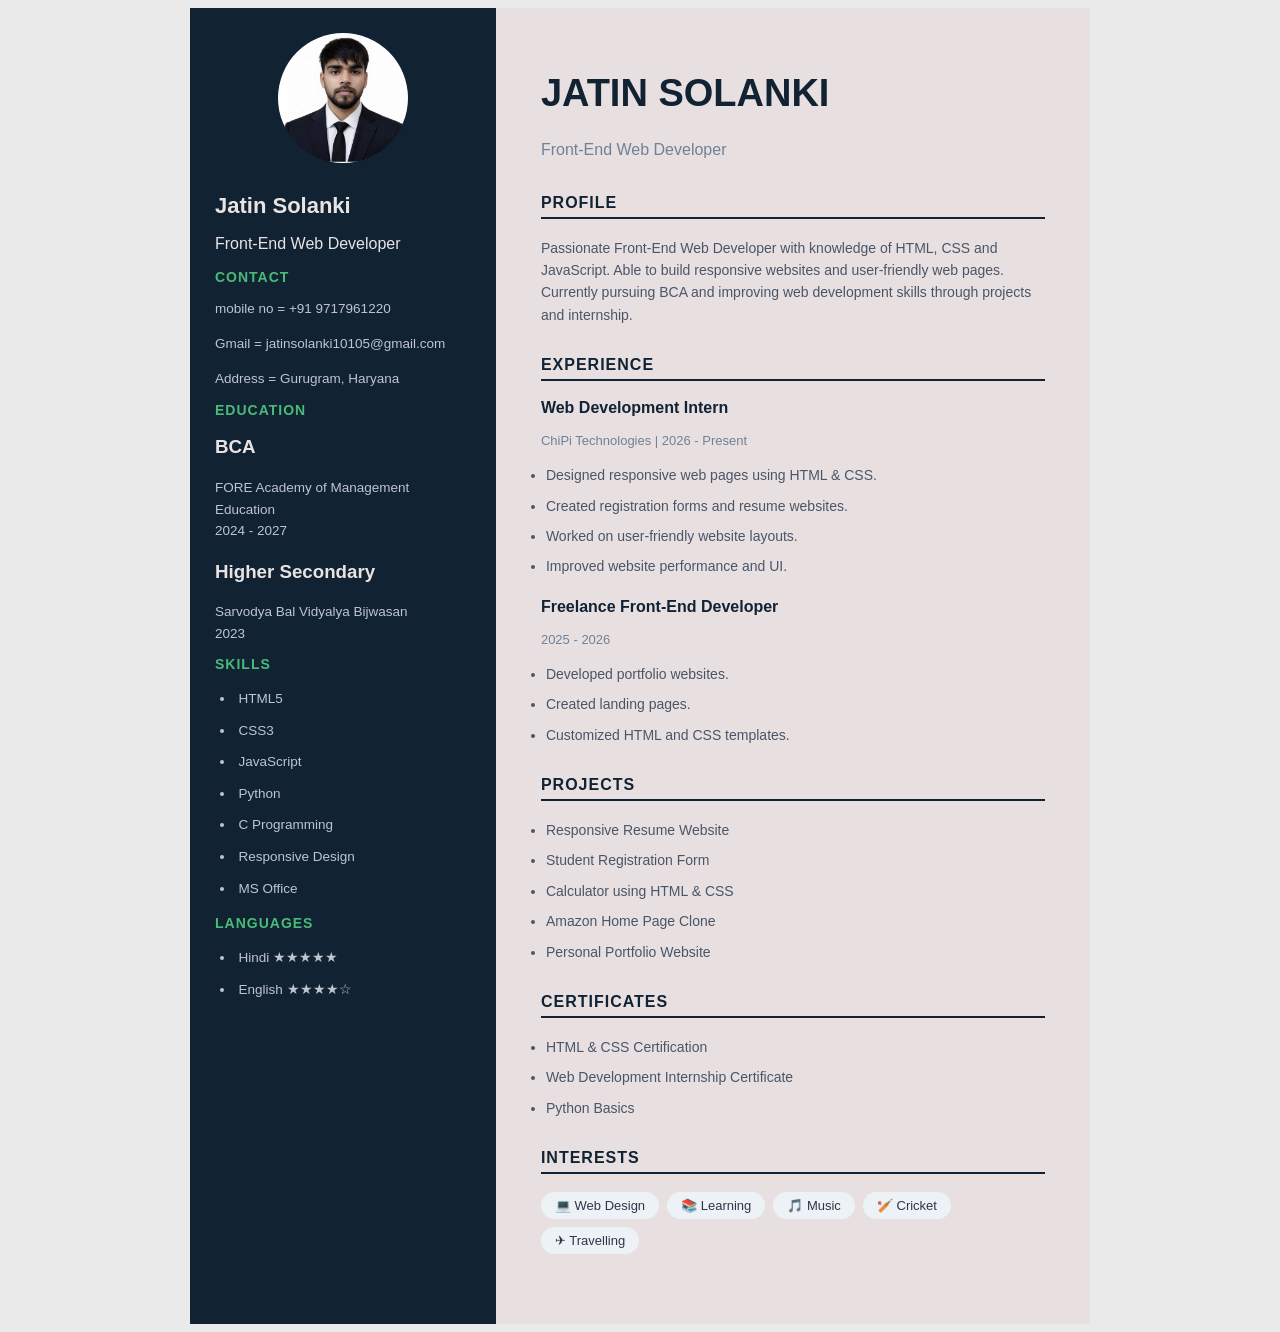
<file: index.html>
<!DOCTYPE html>
<html lang="en">
  <head>
    <meta charset="UTF-8" />
    <meta name="viewport" content="width=device-width, initial-scale=1.0" />
    <title>Jatin Solanki Resume</title>
    <link rel="stylesheet" href="style.css" />
  </head>

  <body>
    <div class="resume">
      <div class="left">
        <div class="profile">
          <img src="image.png" alt="Profile" />
        </div>
        
        <h1>Jatin Solanki</h1>
        <p class="role">Front-End Web Developer</p>

        <div class="contact">
          <h2>CONTACT</h2>
          <p> mobile no = +91 9717961220</p>
          <p> Gmail = jatinsolanki10105@gmail.com</p>
          <p> Address = Gurugram, Haryana</p>
        </div>

        <div class="section">
          <h2>EDUCATION</h2>
          <h3>BCA</h3>
          <p>
            FORE Academy of Management Education<br />
            2024 - 2027
          </p>

          <h3>Higher Secondary</h3>
          <p>
            Sarvodya Bal Vidyalya Bijwasan<br />
            2023
          </p>
        </div>

        <div class="section">
          <h2>SKILLS</h2>
          <ul>
            <li>HTML5</li>
            <li>CSS3</li>
            <li>JavaScript</li>
            <li>Python</li>
            <li>C Programming</li>
            <li>Responsive Design</li>
            <li>MS Office</li>
          </ul>
        </div>

        <div class="section">
          <h2>LANGUAGES</h2>
          <ul>
            <li>Hindi ★★★★★</li>
            <li>English ★★★★☆</li>
          </ul>
        </div>
      </div>

      <div class="right">
        <h1 class="heading">JATIN SOLANKI</h1>
        <h3 class="jobtitle">Front-End Web Developer</h3>

        <div class="box">
          <h2>PROFILE</h2>
          <p>
            Passionate Front-End Web Developer with knowledge of HTML, CSS and
            JavaScript. Able to build responsive websites and user-friendly web
            pages. Currently pursuing BCA and improving web development skills
            through projects and internship.
          </p>
        </div>

        <div class="box">
          <h2>EXPERIENCE</h2>
          
          <div class="experience">
            <h3>Web Development Intern</h3>
            <h4>ChiPi Technologies | 2026 - Present</h4>
            <ul>
              <li>Designed responsive web pages using HTML & CSS.</li>
              <li>Created registration forms and resume websites.</li>
              <li>Worked on user-friendly website layouts.</li>
              <li>Improved website performance and UI.</li>
            </ul>
          </div>

          <div class="experience">
            <h3>Freelance Front-End Developer</h3>
            <h4>2025 - 2026</h4>
            <ul>
              <li>Developed portfolio websites.</li>
              <li>Created landing pages.</li>
              <li>Customized HTML and CSS templates.</li>
            </ul>
          </div>
        </div>

        <div class="box">
          <h2>PROJECTS</h2>
          <ul>
            <li>Responsive Resume Website</li>
            <li>Student Registration Form</li>
            <li>Calculator using HTML & CSS</li>
            <li>Amazon Home Page Clone</li>
            <li>Personal Portfolio Website</li>
          </ul>
        </div>

        <div class="box">
          <h2>CERTIFICATES</h2>
          <ul>
            <li>HTML & CSS Certification</li>
            <li>Web Development Internship Certificate</li>
            <li>Python Basics</li>
          </ul>
        </div>

        <div class="box">
          <h2>INTERESTS</h2>
          <div class="interest">
            <span>💻 Web Design</span>
            <span>📚 Learning</span>
            <span>🎵 Music</span>
            <span>🏏 Cricket</span>
            <span>✈ Travelling</span>
          </div>
        </div>
      </div>
    </div>
  </body>
</html>
</file>
<file: style.css>
/* 1. GENERAL RESET (Pure Page ke Liye) */
* {
    
    box-sizing: border-box;
    font-family:  Arial  /* Modern professional font */
}

body {
    background: #eaeaea; 
    
}

/* 2. MAGIC UTILITY CLASS (Baar-baar flex/center likhne se bachne ke liye) */
.flex-center, body, .resume, .profile {
    display: flex;
    justify-content: center;
    
}

/* 3. MAIN RESUME LAYOUT */
.resume {
    max-width: 900px;
    
    background: #e8e0e0;
    align-items: stretch; /* Taaki left aur right side dono barabar lambe rahein */
    
    
    
}

/* 4. LEFT SIDEBAR (Dark Premium Theme) */
.left {
    width: 35%;
    background: #112233; /* Dark Navy Blue (Very Professional) */
    color: #e9e4e4;
    padding: 25px;
}


.profile img {
    width: 130px;
    height: 130px;
    border-radius: 50%;
    object-fit: cover;
    margin-bottom: 15px;
}

.left h1 {
    font-size: 22px;
}


.contact h2, .section h2 {
    font-size: 14px;
    text-transform: uppercase;
    letter-spacing: 1px;
    color: #48bb78; /* Eye-catching Soft Green Accents */
    
    
}

.contact p, .section p, .section li {
    font-size: 13.5px;
    color: #bec5ce;
    line-height: 1.6;
    margin-bottom: 10px;
    list-style-position: inside;
}

/* 5. RIGHT SIDE (Clean White Theme) */
.right {
    width: 68%;
    padding: 40px 45px;
}

.heading {
    font-size: 38px;
    font-weight: 700;
    color: #112233;
    line-height: 1.1;
}

.jobtitle {
    font-size: 16px;
    color: #718096;
    margin-top: 5px;
    margin-bottom: 35px;
    font-weight: 500;
}

/* Right Sections (Experience, Projects, Education) */
.box {
    margin-bottom: 30px;
}

.box h2 {
    font-size: 16px;
    color: #112233;
    text-transform: uppercase;
    letter-spacing: 1px;
    border-bottom: 2px solid #112233;
    padding-bottom: 5px;
    margin-bottom: 18px;
}

.experience {
    margin-bottom: 20px;
}

.experience h3 {
    font-size: 16px;
    color: #112233;
    font-weight: 600;
}

.experience h4 {
    font-size: 13px;
    color: #718096;
    font-weight: 400;
    margin: 3px 0 8px;
}

.box p, .box ul li {
    font-size: 14px;
    color: #4a5568;
    line-height: 1.6;
    margin-bottom: 8px;
}

.box ul, .section ul {
    padding-left: 5px;
}

/* INTERESTS TAGS (Clean Pill Shape) */
.interest {
    display: flex;
    flex-wrap: wrap;
    gap: 8px;
}

.interest span {
    background: #edf2f7;
    color: #2d3748;
    padding: 6px 14px;
    border-radius: 20px;
    font-size: 13px;
    font-weight: 500;
}

/* Links */
a {
    color: inherit;
    text-decoration: none;
}

/* 6. RESPONSIVE DESIGN (Sirf 1 loop mein mobile responsive) */
@media (max-width: 768px) {
    .resume {
        flex-direction: column;
    }
    .left, .right {
        width: 100%;
        padding: 30px 20px;
    }
    .heading {
        font-size: 30px;
    }
}
</file>
